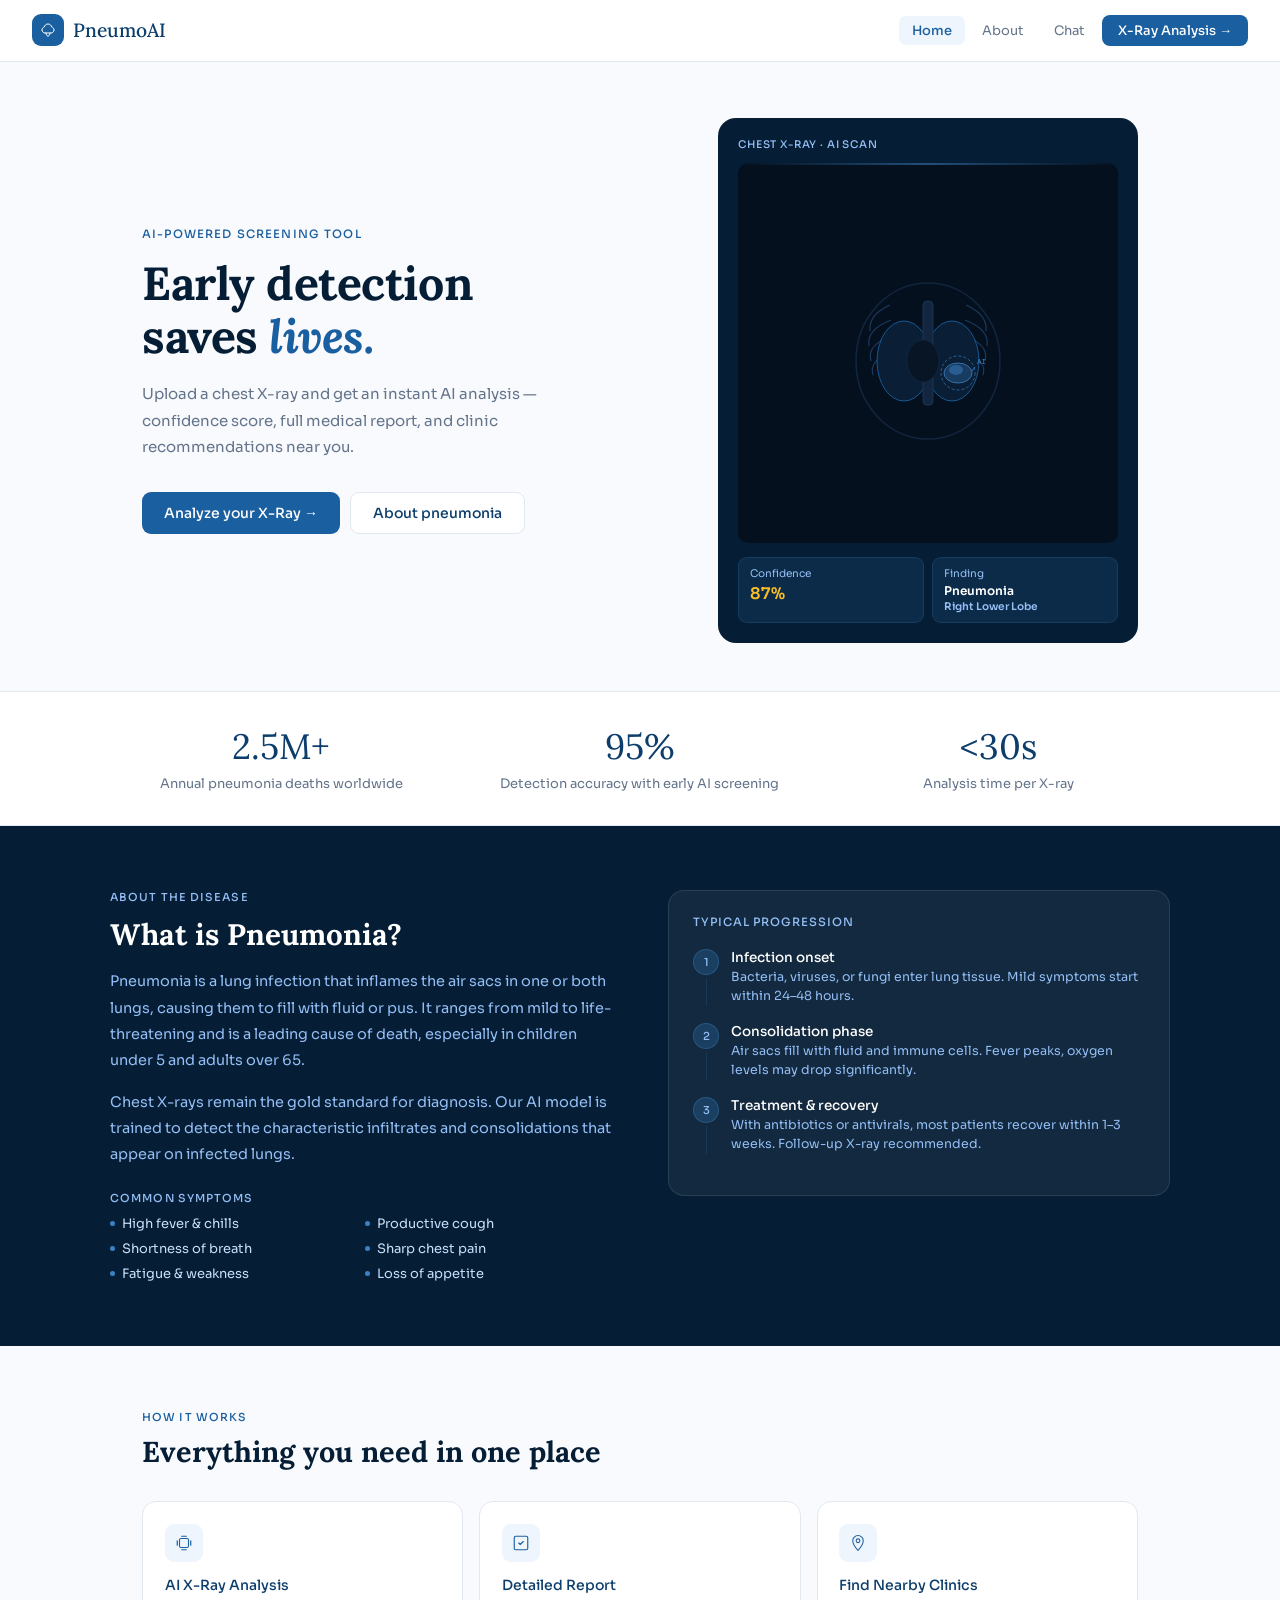
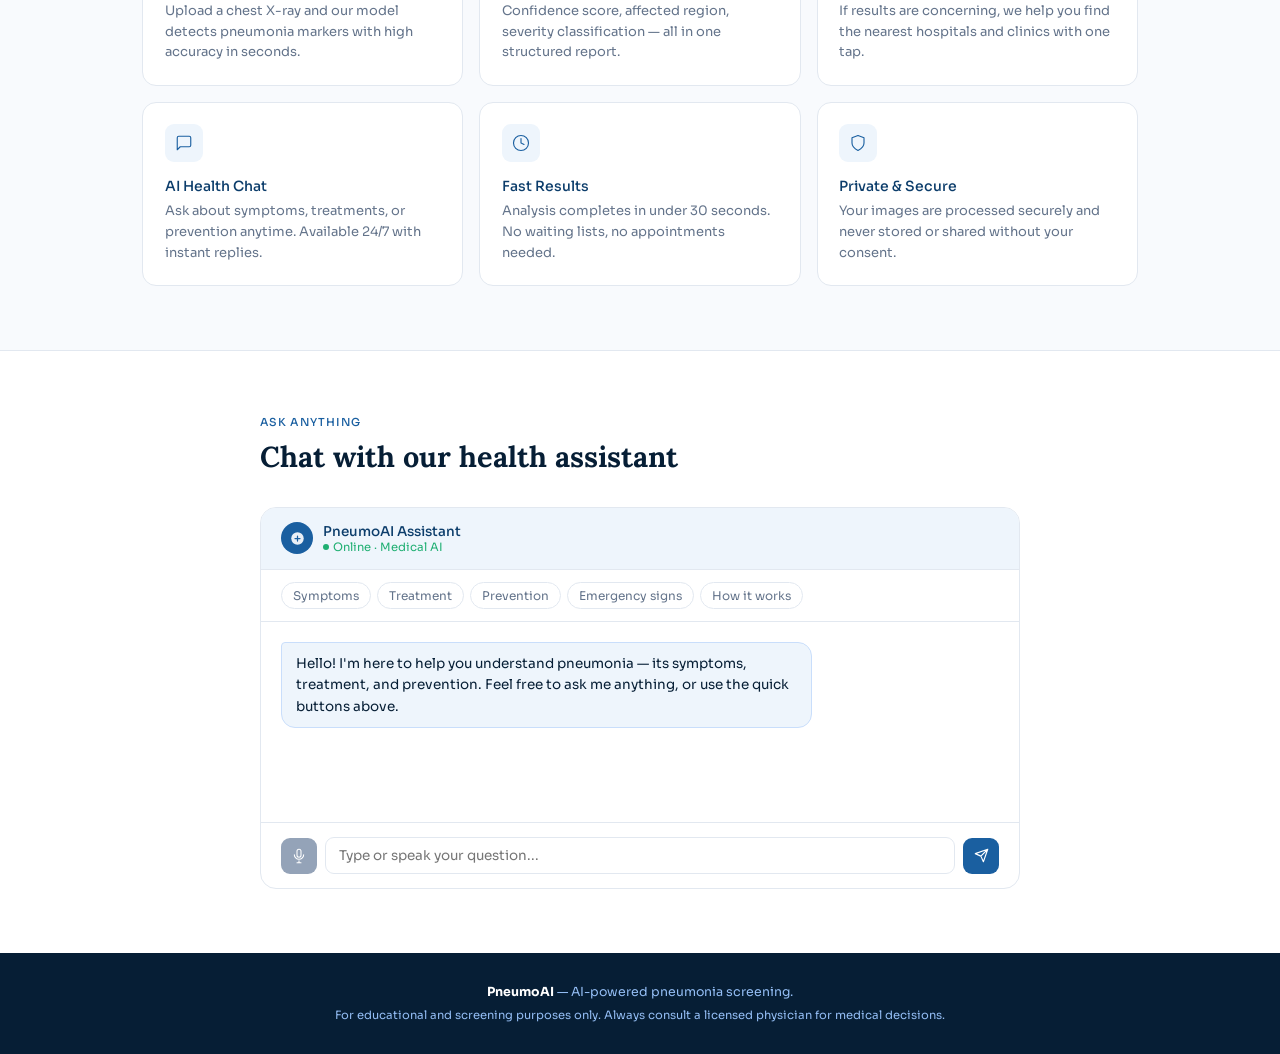
<file: index.html>
<!DOCTYPE html>
<html lang="en">
<head>
  <meta charset="UTF-8"/>
  <meta name="viewport" content="width=device-width, initial-scale=1.0"/>
  <title>PneumoAI — Pneumonia Detection</title>
  <link rel="preconnect" href="https://fonts.googleapis.com"/>
  <link rel="preconnect" href="https://fonts.gstatic.com" crossorigin/>
  <link href="https://fonts.googleapis.com/css2?family=Sora:wght@300;400;500;600&family=Lora:ital,wght@0,400;0,500;1,400&display=swap" rel="stylesheet"/>
  <link rel="stylesheet" href="style.css"/>
</head>
<body>


<nav>
  <div class="logo">
    <div class="logo-mark">
      <svg width="16" height="16" viewBox="0 0 24 24" fill="none">
        <path d="M12 3C9 3 7 5 6.5 7.5C4.5 8 3 9.8 3 12C3 14.5 5 16.5 7.5 16.5H16.5C19 16.5 21 14.5 21 12C21 9.8 19.5 8 17.5 7.5C17 5 15 3 12 3Z" stroke="white" stroke-width="1.5" fill="none"/>
        <path d="M9 16.5C9 16.5 8.5 20 12 21.5C15.5 20 15 16.5 15 16.5" stroke="white" stroke-width="1.5" stroke-linecap="round"/>
      </svg>
    </div>
    PneumoAI
  </div>
  <div class="nav-links">
    <button class="nl active" onclick="goPage('home', this)">Home</button>
    <button class="nl" onclick="goPage('home', this); setTimeout(() => goTo('about'), 60)">About</button>
    <button class="nl" onclick="goPage('home', this); setTimeout(() => goTo('chat'), 60)">Chat</button>
    <button class="nav-pill" onclick="goPage('analysis', this)">X-Ray Analysis →</button>
  </div>
</nav>


<div id="home" class="page active">

  
  <section class="hero">
    <div class="hero-text">
      <div class="hero-eyebrow">AI-powered screening tool</div>
      <h1>Early detection<br>saves <i>lives.</i></h1>
      <p class="hero-sub">Upload a chest X-ray and get an instant AI analysis — confidence score, full medical report, and clinic recommendations near you.</p>
      <div class="hero-btns">
        <button class="btn-p" onclick="goPage('analysis', null)">Analyze your X-Ray →</button>
        <button class="btn-s" onclick="goTo('about')">About pneumonia</button>
      </div>
    </div>

    <div class="xray-card">
      <div class="xc-label">Chest X-Ray · AI Scan</div>
      <div class="xc-screen">
        <div class="scan-line"></div>
        <svg viewBox="0 0 200 200" width="200" height="200">
          <rect width="200" height="200" fill="#04101e"/>
          <ellipse cx="100" cy="108" rx="72" ry="78" fill="none" stroke="#132640" stroke-width="1.5"/>
          <!-- Ribs left -->
          <path d="M62 52 Q40 62 42 78" stroke="#1e3a5f" stroke-width="1.2" fill="none"/>
          <path d="M63 67 Q38 77 41 93" stroke="#1e3a5f" stroke-width="1.2" fill="none"/>
          <path d="M65 82 Q38 92 43 108" stroke="#1e3a5f" stroke-width="1.2" fill="none"/>
          <path d="M67 97 Q40 107 45 122" stroke="#1e3a5f" stroke-width="1.2" fill="none"/>
          <!-- Ribs right -->
          <path d="M138 52 Q160 62 158 78" stroke="#1e3a5f" stroke-width="1.2" fill="none"/>
          <path d="M137 67 Q162 77 159 93" stroke="#1e3a5f" stroke-width="1.2" fill="none"/>
          <path d="M135 82 Q162 92 157 108" stroke="#1e3a5f" stroke-width="1.2" fill="none"/>
          <path d="M133 97 Q160 107 155 122" stroke="#1e3a5f" stroke-width="1.2" fill="none"/>
          <!-- Lungs -->
          <ellipse cx="76" cy="108" rx="27" ry="40" fill="#0a1e36" stroke="#1A5FA0" stroke-width=".9"/>
          <ellipse cx="124" cy="108" rx="27" ry="40" fill="#0a1e36" stroke="#1A5FA0" stroke-width=".9"/>
          <!-- Pneumonia infiltrate (right lower lobe) -->
          <ellipse cx="130" cy="120" rx="14" ry="10" fill="rgba(59,130,196,.3)" stroke="#3B82C4" stroke-width=".8"/>
          <ellipse cx="128" cy="117" rx="7" ry="5" fill="rgba(59,130,196,.5)"/>
          <!-- Spine -->
          <rect x="95" y="48" width="10" height="104" rx="4" fill="#132640" stroke="#1e3a5f" stroke-width=".8"/>
          <!-- Heart -->
          <ellipse cx="95" cy="108" rx="16" ry="21" fill="#071525" stroke="#132640" stroke-width=".9"/>
          <!-- AI marker -->
          <circle cx="130" cy="120" r="17" fill="none" stroke="#3B82C4" stroke-width=".9" stroke-dasharray="3 2" opacity=".75"/>
          <text x="149" y="111" fill="#3B82C4" font-size="7.5" font-family="monospace">AI</text>
          <line x1="147" y1="114" x2="144" y2="118" stroke="#3B82C4" stroke-width=".8"/>
        </svg>
      </div>
      <div class="xc-stats">
        <div class="xcs">
          <div class="xcs-l">Confidence</div>
          <div class="xcs-v yellow">87%</div>
        </div>
        <div class="xcs">
          <div class="xcs-l">Finding</div>
          <div class="xcs-v small">Pneumonia<br><span class="xcs-region">Right Lower Lobe</span></div>
        </div>
      </div>
    </div>
  </section>

  <!-- Stats bar -->
  <section class="stats-bar">
    <div class="stats-inner">
      <div class="stat-item">
        <span class="si-n">2.5M+</span>
        <span class="si-l">Annual pneumonia deaths worldwide</span>
      </div>
      <div class="stat-item">
        <span class="si-n">95%</span>
        <span class="si-l">Detection accuracy with early AI screening</span>
      </div>
      <div class="stat-item">
        <span class="si-n">&lt;30s</span>
        <span class="si-l">Analysis time per X-ray</span>
      </div>
    </div>
  </section>

  <!-- About / Disease section -->
  <section class="about-section" id="about">
    <div class="about-inner">
      <div class="about-text">
        <div class="eyebrow-light">About the disease</div>
        <h2 class="sec-title-light">What is Pneumonia?</h2>
        <p>Pneumonia is a lung infection that inflames the air sacs in one or both lungs, causing them to fill with fluid or pus. It ranges from mild to life-threatening and is a leading cause of death, especially in children under 5 and adults over 65.</p>
        <p>Chest X-rays remain the gold standard for diagnosis. Our AI model is trained to detect the characteristic infiltrates and consolidations that appear on infected lungs.</p>
        <div class="symptoms-block">
          <div class="eyebrow-light" style="margin-bottom:.6rem;">Common symptoms</div>
          <div class="sym-grid">
            <div class="sym-item"><div class="sym-dot"></div>High fever &amp; chills</div>
            <div class="sym-item"><div class="sym-dot"></div>Productive cough</div>
            <div class="sym-item"><div class="sym-dot"></div>Shortness of breath</div>
            <div class="sym-item"><div class="sym-dot"></div>Sharp chest pain</div>
            <div class="sym-item"><div class="sym-dot"></div>Fatigue &amp; weakness</div>
            <div class="sym-item"><div class="sym-dot"></div>Loss of appetite</div>
          </div>
        </div>
      </div>

      <div class="tl-card">
        <h4 class="tl-card-title">Typical progression</h4>
        <div class="tl-item">
          <div class="tl-left"><div class="tl-dot">1</div><div class="tl-line"></div></div>
          <div class="tl-content">
            <div class="tl-h">Infection onset</div>
            <div class="tl-p">Bacteria, viruses, or fungi enter lung tissue. Mild symptoms start within 24–48 hours.</div>
          </div>
        </div>
        <div class="tl-item">
          <div class="tl-left"><div class="tl-dot">2</div><div class="tl-line"></div></div>
          <div class="tl-content">
            <div class="tl-h">Consolidation phase</div>
            <div class="tl-p">Air sacs fill with fluid and immune cells. Fever peaks, oxygen levels may drop significantly.</div>
          </div>
        </div>
        <div class="tl-item">
          <div class="tl-left"><div class="tl-dot">3</div><div class="tl-line"></div></div>
          <div class="tl-content">
            <div class="tl-h">Treatment &amp; recovery</div>
            <div class="tl-p">With antibiotics or antivirals, most patients recover within 1–3 weeks. Follow-up X-ray recommended.</div>
          </div>
        </div>
      </div>
    </div>
  </section>

  <!-- How it works -->
  <section class="how-section">
    <div class="sec-eyebrow">How it works</div>
    <h2 class="sec-title">Everything you need in one place</h2>
    <div class="cards-grid">
      <div class="feat-card">
        <div class="feat-icon">
          <svg width="18" height="18" viewBox="0 0 24 24" fill="none"><rect x="6" y="6" width="12" height="12" rx="2" stroke="#1A5FA0" stroke-width="1.4"/><path d="M9 3H15M3 9V15M21 9V15M9 21H15" stroke="#1A5FA0" stroke-width="1.6" stroke-linecap="round"/></svg>
        </div>
        <h3>AI X-Ray Analysis</h3>
        <p>Upload a chest X-ray and our model detects pneumonia markers with high accuracy in seconds.</p>
      </div>
      <div class="feat-card">
        <div class="feat-icon">
          <svg width="18" height="18" viewBox="0 0 24 24" fill="none"><path d="M9 12l2 2 4-4M5 3h14a2 2 0 012 2v14a2 2 0 01-2 2H5a2 2 0 01-2-2V5a2 2 0 012-2z" stroke="#1A5FA0" stroke-width="1.5" stroke-linecap="round" stroke-linejoin="round"/></svg>
        </div>
        <h3>Detailed Report</h3>
        <p>Confidence score, affected region, severity classification — all in one structured report.</p>
      </div>
      <div class="feat-card">
        <div class="feat-icon">
          <svg width="18" height="18" viewBox="0 0 24 24" fill="none"><path d="M12 2C8.13 2 5 5.13 5 9c0 5.25 7 13 7 13s7-7.75 7-13c0-3.87-3.13-7-7-7zm0 9.5c-1.38 0-2.5-1.12-2.5-2.5s1.12-2.5 2.5-2.5 2.5 1.12 2.5 2.5-1.12 2.5-2.5 2.5z" stroke="#1A5FA0" stroke-width="1.4" fill="none"/></svg>
        </div>
        <h3>Find Nearby Clinics</h3>
        <p>If results are concerning, we help you find the nearest hospitals and clinics with one tap.</p>
      </div>
      <div class="feat-card">
        <div class="feat-icon">
          <svg width="18" height="18" viewBox="0 0 24 24" fill="none"><path d="M21 15a2 2 0 01-2 2H7l-4 4V5a2 2 0 012-2h14a2 2 0 012 2z" stroke="#1A5FA0" stroke-width="1.5" stroke-linejoin="round"/></svg>
        </div>
        <h3>AI Health Chat</h3>
        <p>Ask about symptoms, treatments, or prevention anytime. Available 24/7 with instant replies.</p>
      </div>
      <div class="feat-card">
        <div class="feat-icon">
          <svg width="18" height="18" viewBox="0 0 24 24" fill="none"><circle cx="12" cy="12" r="10" stroke="#1A5FA0" stroke-width="1.5"/><path d="M12 6v6l4 2" stroke="#1A5FA0" stroke-width="1.5" stroke-linecap="round"/></svg>
        </div>
        <h3>Fast Results</h3>
        <p>Analysis completes in under 30 seconds. No waiting lists, no appointments needed.</p>
      </div>
      <div class="feat-card">
        <div class="feat-icon">
          <svg width="18" height="18" viewBox="0 0 24 24" fill="none"><path d="M12 22s8-4 8-10V5l-8-3-8 3v7c0 6 8 10 8 10z" stroke="#1A5FA0" stroke-width="1.5" stroke-linejoin="round"/></svg>
        </div>
        <h3>Private &amp; Secure</h3>
        <p>Your images are processed securely and never stored or shared without your consent.</p>
      </div>
    </div>
  </section>

  <!-- Chatbot -->
  <section class="chat-section" id="chat">
    <div class="chat-inner">
      <div class="sec-eyebrow">Ask anything</div>
      <h2 class="sec-title">Chat with our health assistant</h2>
      <div class="chat-box">
        <div class="chat-head">
          <div class="chat-av">
            <svg width="15" height="15" viewBox="0 0 24 24" fill="none">
              <circle cx="12" cy="12" r="10" fill="white" opacity=".9"/>
              <path d="M8 12h8M12 8v8" stroke="#1A5FA0" stroke-width="2" stroke-linecap="round"/>
            </svg>
          </div>
          <div>
            <div class="chat-name">PneumoAI Assistant</div>
            <div class="chat-status"><div class="status-dot"></div>Online · Medical AI</div>
          </div>
        </div>
        <div class="quick-btns">
          <button class="qb" onclick="sendQ('What are the symptoms of pneumonia?')">Symptoms</button>
          <button class="qb" onclick="sendQ('How is pneumonia treated?')">Treatment</button>
          <button class="qb" onclick="sendQ('How can I prevent pneumonia?')">Prevention</button>
          <button class="qb" onclick="sendQ('When should I go to the emergency room?')">Emergency signs</button>
          <button class="qb" onclick="sendQ('How does the X-ray analysis work?')">How it works</button>
        </div>
        <div class="chat-msgs" id="chatMsgs">
          <div class="msg bot">Hello! I'm here to help you understand pneumonia — its symptoms, treatment, and prevention. Feel free to ask me anything, or use the quick buttons above.</div>
        </div>
        <div class="chat-foot">
          <button class="mic-btn" id="micBtn" onclick="toggleVoice()" title="Speak your question">
            <svg id="micIcon" width="16" height="16" viewBox="0 0 24 24" fill="none">
              <rect x="9" y="2" width="6" height="12" rx="3" stroke="white" stroke-width="1.6"/>
              <path d="M5 10a7 7 0 0014 0M12 19v3M9 22h6" stroke="white" stroke-width="1.6" stroke-linecap="round"/>
            </svg>
          </button>
          <input class="chat-inp" id="chatInp" placeholder="Type or speak your question..." onkeydown="if(event.key==='Enter') sendChat()"/>
          <button class="chat-btn" onclick="sendChat()">
            <svg width="15" height="15" viewBox="0 0 24 24" fill="none">
              <path d="M22 2L11 13M22 2L15 22L11 13M11 13L2 9L22 2" stroke="white" stroke-width="1.8" stroke-linecap="round" stroke-linejoin="round"/>
            </svg>
          </button>
        </div>
      </div>
    </div>
  </section>

  <footer>
    <strong>PneumoAI</strong> — AI-powered pneumonia screening.<br>
    <span>For educational and screening purposes only. Always consult a licensed physician for medical decisions.</span>
  </footer>
</div>

<!-- 
     PAGE: ANALYSIS-->
<div id="analysis" class="page">
  <div class="analysis-wrap">
    <div class="page-hdr">
      <div class="sec-eyebrow">X-Ray Analysis</div>
      <h2>Upload a Chest X-Ray</h2>
      <p>Our AI will analyze your scan and provide a full report with recommendations.</p>
    </div>

    <!-- Upload zone -->
    <div class="upload-zone" id="upZone" onclick="document.getElementById('fi').click()">
      <input type="file" id="fi" accept="image/*" style="display:none" onchange="handleFile(this)"/>
      <div class="up-icon">
        <svg width="26" height="26" viewBox="0 0 24 24" fill="none">
          <path d="M21 15v4a2 2 0 01-2 2H5a2 2 0 01-2-2v-4M17 8l-5-5-5 5M12 3v12" stroke="#1A5FA0" stroke-width="1.5" stroke-linecap="round" stroke-linejoin="round"/>
        </svg>
      </div>
      <h3 id="upTitle">Drop your X-ray here, or click to browse</h3>
      <p id="upSub">Supports JPEG, PNG, DICOM formats</p>
      <div class="ftypes">
        <span class="ft">JPEG</span>
        <span class="ft">PNG</span>
        <span class="ft">DICOM</span>
        <span class="ft">TIFF</span>
      </div>
    </div>

    <button class="analyze-btn" id="analyzeBtn" disabled onclick="runAnalysis()">Analyze X-Ray</button>

    <!-- Loading -->
    <div class="loading" id="loading">
      <div class="spinner"></div>
      <p>Analyzing your X-ray with AI...</p>
      <p class="loading-sub">This usually takes 10–30 seconds</p>
    </div>

    <!-- Results -->
    <div class="results" id="results">
      <div class="disclaimer-box">
        <svg width="15" height="15" viewBox="0 0 24 24" fill="none" style="flex-shrink:0;margin-top:1px;">
          <circle cx="12" cy="12" r="10" stroke="#1A5FA0" stroke-width="1.5"/>
          <path d="M12 8v4M12 16h.01" stroke="#1A5FA0" stroke-width="1.5" stroke-linecap="round"/>
        </svg>
        <span>This is a screening tool, not a diagnosis. Please consult a licensed physician to confirm and interpret these results.</span>
      </div>

      <div class="res-summary">
        <div class="res-icon" id="resIcon"></div>
        <div>
          <div class="res-title" id="resTitle"></div>
          <div class="res-sub" id="resSub"></div>
        </div>
      </div>

      <div class="score-block">
        <div class="block-label">Confidence Score</div>
        <div class="score-bar-bg">
          <div class="score-bar-fill" id="scoreBar" style="width:0%;"></div>
        </div>
        <div class="score-big" id="scoreVal">—</div>
      </div>

      <div class="report-block">
        <h4>Medical Report</h4>
        <div class="rep-text" id="repText">—</div>
      </div>

      <div class="report-block">
        <h4>Recommendations</h4>
        <div class="rec-list" id="recList"></div>
      </div>

      <!-- Clinics — shown only when score >= 60 -->
      <div class="clinics-block" id="clinicsBlock" style="display:none;">
        <h4>Find Medical Care Nearby</h4>
        <p class="clinics-sub">Based on your results, we recommend seeing a doctor as soon as possible. Use the buttons below to find a hospital or pulmonology clinic near you.</p>
        <button class="maps-btn" onclick="openMaps('hospital')">
          <svg width="16" height="16" viewBox="0 0 24 24" fill="none">
            <path d="M12 2C8.13 2 5 5.13 5 9c0 5.25 7 13 7 13s7-7.75 7-13c0-3.87-3.13-7-7-7zm0 9.5c-1.38 0-2.5-1.12-2.5-2.5s1.12-2.5 2.5-2.5 2.5 1.12 2.5 2.5-1.12 2.5-2.5 2.5z" stroke="white" stroke-width="1.5" fill="none"/>
          </svg>
          Find Nearest Hospital
        </button>
        <button class="maps-btn maps-btn-secondary" onclick="openMaps('pulmonologist')">
          Find Pulmonology Clinic
        </button>
      </div>

      <button class="reset-btn" onclick="resetAnalysis()">Analyze Another X-Ray</button>
    </div>
  </div>

  <footer>
    <strong>PneumoAI</strong> — AI-powered pneumonia screening.<br>
    <span>For educational purposes only.</span>
  </footer>
</div>

<script src="app.js"></script>
</body>
</html>
</file>
<file: style.css>
* {
  margin: 0;
  padding: 0;
  box-sizing: border-box;
}

:root {
  /* Blues */
  --b50:  #EEF5FC;
  --b100: #C9DEFB;
  --b200: #94BEF5;
  --b400: #3B82C4;
  --b600: #1A5FA0;
  --b800: #0C3D6B;
  --b900: #061E35;

  --g50:  #F0FAF6;
  --g400: #1FAF72;
  --g600: #0D7A50;

  
  --r50:  #FEF0F0;
  --r400: #E04444;
  --r600: #B02E2E;

  
  --y50:  #FEF9EC;
  --y400: #D4960F;

  
  --gray:   #64748B;
  --gray-l: #94A3B8;
  --gray-b: #E2E8F0;
}

/* ── Base ───────────────────────────────── */
body {
  font-family: 'Sora', sans-serif;
  background: #F8FAFD;
  color: var(--b900);
  overflow-x: hidden;
}


.page       { display: none; }
.page.active { display: block; }

/* ══════════════════════════════════════════
   NAVBAR
══════════════════════════════════════════ */
nav {
  display: flex;
  align-items: center;
  justify-content: space-between;
  padding: 0.9rem 2rem;
  background: #fff;
  border-bottom: 1px solid var(--gray-b);
  position: sticky;
  top: 0;
  z-index: 100;
}

.logo {
  display: flex;
  align-items: center;
  gap: 9px;
  font-family: 'Lora', serif;
  font-size: 1.2rem;
  color: var(--b800);
  font-weight: 500;
}

.logo-mark {
  width: 32px;
  height: 32px;
  background: var(--b600);
  border-radius: 9px;
  display: flex;
  align-items: center;
  justify-content: center;
}

.nav-links {
  display: flex;
  align-items: center;
  gap: 4px;
}

.nl {
  padding: 6px 13px;
  font-size: 13px;
  color: var(--gray);
  cursor: pointer;
  border: none;
  background: transparent;
  border-radius: 7px;
  font-family: 'Sora', sans-serif;
  transition: .15s;
}
.nl:hover        { background: var(--b50); color: var(--b800); }
.nl.active       { background: var(--b50); color: var(--b600); font-weight: 500; }

.nav-pill {
  padding: 7px 16px;
  background: var(--b600);
  color: #fff;
  border-radius: 8px;
  font-size: 13px;
  font-weight: 500;
  cursor: pointer;
  border: none;
  font-family: 'Sora', sans-serif;
  transition: .15s;
}
.nav-pill:hover { background: var(--b800); }

/* ══════════════════════════════════════════
   HOME — HERO
══════════════════════════════════════════ */
.hero {
  max-width: 1060px;
  margin: 0 auto;
  padding: 3.5rem 2rem 3rem;
  display: grid;
  grid-template-columns: 1fr 420px;
  gap: 3rem;
  align-items: center;
}

.hero-eyebrow {
  font-size: 11.5px;
  font-weight: 500;
  letter-spacing: .1em;
  text-transform: uppercase;
  color: var(--b600);
  margin-bottom: 1rem;
}

.hero h1 {
  font-family: 'Lora', serif;
  font-size: 2.9rem;
  line-height: 1.15;
  color: var(--b900);
  margin-bottom: 1.1rem;
  letter-spacing: -.01em;
}
.hero h1 i { color: var(--b600); }

.hero-sub {
  font-size: 15px;
  color: var(--gray);
  line-height: 1.75;
  margin-bottom: 2rem;
  max-width: 400px;
}

.hero-btns { display: flex; gap: 10px; flex-wrap: wrap; }

.btn-p {
  padding: 11px 22px;
  background: var(--b600);
  color: #fff;
  border-radius: 9px;
  font-size: 14px;
  font-weight: 500;
  cursor: pointer;
  border: none;
  font-family: 'Sora', sans-serif;
  transition: .15s;
}
.btn-p:hover { background: var(--b800); }

.btn-s {
  padding: 11px 22px;
  background: #fff;
  color: var(--b800);
  border-radius: 9px;
  font-size: 14px;
  font-weight: 500;
  cursor: pointer;
  border: 1px solid var(--gray-b);
  font-family: 'Sora', sans-serif;
  transition: .15s;
}
.btn-s:hover { border-color: var(--b200); background: var(--b50); }

/* ── X-Ray card (hero) ──────────────────── */
.xray-card {
  background: var(--b900);
  border-radius: 18px;
  padding: 1.25rem;
  overflow: hidden;
}

.xc-label {
  font-size: 10.5px;
  color: var(--b200);
  letter-spacing: .08em;
  text-transform: uppercase;
  margin-bottom: .75rem;
  font-weight: 500;
}

.xc-screen {
  background: #04101e;
  border-radius: 10px;
  aspect-ratio: 1;
  display: flex;
  align-items: center;
  justify-content: center;
  position: relative;
  overflow: hidden;
}

.scan-line {
  position: absolute;
  width: 100%;
  height: 2px;
  background: linear-gradient(90deg, transparent, rgba(59,130,196,.55), transparent);
  animation: scan 3s ease-in-out infinite;
  top: 0;
}

@keyframes scan {
  0%   { top: 0;    opacity: 0; }
  8%   { opacity: 1; }
  92%  { opacity: 1; }
  100% { top: 100%; opacity: 0; }
}

.xc-stats {
  display: flex;
  gap: 8px;
  margin-top: .9rem;
}

.xcs {
  flex: 1;
  background: rgba(59,130,196,.13);
  border: 1px solid rgba(59,130,196,.2);
  border-radius: 9px;
  padding: 9px 11px;
}

.xcs-l  { font-size: 10.5px; color: var(--b200); margin-bottom: 3px; }
.xcs-v  { font-size: 16px; font-weight: 600; color: #fff; }
.xcs-v.yellow { color: #FBBF24; }
.xcs-v.small  { font-size: 12px; margin-top: 2px; }
.xcs-region   { font-size: 10.5px; color: #94BEF5; }

/* ── Stats bar  */
.stats-bar {
  background: #fff;
  border-top: 1px solid var(--gray-b);
  border-bottom: 1px solid var(--gray-b);
  padding: 2rem;
}

.stats-inner {
  max-width: 1060px;
  margin: 0 auto;
  display: grid;
  grid-template-columns: repeat(3, 1fr);
  gap: 1rem;
  text-align: center;
}

.si-n {
  font-family: 'Lora', serif;
  font-size: 2.2rem;
  color: var(--b800);
  display: block;
  margin-bottom: 3px;
}

.si-l { font-size: 13px; color: var(--gray); }

/* 
   HOME — ABOUT (dark section)
*/
.about-section {
  padding: 4rem 2rem;
  background: var(--b900);
}

.about-inner {
  max-width: 1060px;
  margin: 0 auto;
  display: grid;
  grid-template-columns: 1fr 1fr;
  gap: 3.5rem;
  align-items: start;
}

.eyebrow-light {
  font-size: 11px;
  font-weight: 500;
  letter-spacing: .1em;
  text-transform: uppercase;
  color: var(--b200);
  margin-bottom: .8rem;
}

.sec-title-light {
  font-family: 'Lora', serif;
  font-size: 1.85rem;
  color: #fff;
  margin-bottom: 1rem;
  line-height: 1.2;
}

.about-text p {
  font-size: 14.5px;
  color: var(--b200);
  line-height: 1.8;
  margin-bottom: 1rem;
}

.symptoms-block { margin-top: 1.5rem; }

.sym-grid {
  display: grid;
  grid-template-columns: 1fr 1fr;
  gap: 8px;
}

.sym-item {
  display: flex;
  align-items: center;
  gap: 7px;
  font-size: 13px;
  color: var(--b100);
}

.sym-dot {
  width: 5px;
  height: 5px;
  border-radius: 50%;
  background: var(--b400);
  flex-shrink: 0;
}

/* ── Timeline card ──────────────────────── */
.tl-card {
  background: rgba(255,255,255,.05);
  border: 1px solid rgba(255,255,255,.1);
  border-radius: 16px;
  padding: 1.5rem;
}

.tl-card-title {
  font-size: 11.5px;
  text-transform: uppercase;
  letter-spacing: .08em;
  color: var(--b200);
  font-weight: 500;
  margin-bottom: 1.25rem;
}

.tl-item {
  display: flex;
  gap: 12px;
  margin-bottom: 1.1rem;
}

.tl-left {
  display: flex;
  flex-direction: column;
  align-items: center;
  flex-shrink: 0;
}

.tl-dot {
  width: 26px;
  height: 26px;
  border-radius: 50%;
  background: rgba(59,130,196,.25);
  border: 1px solid rgba(59,130,196,.35);
  display: flex;
  align-items: center;
  justify-content: center;
  font-size: 11px;
  font-weight: 500;
  color: var(--b200);
}

.tl-line {
  width: 1px;
  flex: 1;
  background: rgba(59,130,196,.18);
  min-height: 18px;
  margin-top: 3px;
}

.tl-h { font-size: 13.5px; font-weight: 500; color: #fff; margin-bottom: 2px; }
.tl-p { font-size: 12.5px; color: var(--b200); line-height: 1.5; }

/* 
   HOME
 */
.how-section {
  padding: 4rem 2rem;
  max-width: 1060px;
  margin: 0 auto;
}

.sec-eyebrow {
  font-size: 11px;
  font-weight: 500;
  letter-spacing: .1em;
  text-transform: uppercase;
  color: var(--b600);
  margin-bottom: .7rem;
}

.sec-title {
  font-family: 'Lora', serif;
  font-size: 1.8rem;
  color: var(--b900);
  margin-bottom: 2rem;
  line-height: 1.2;
}

.cards-grid {
  display: grid;
  grid-template-columns: repeat(3, 1fr);
  gap: 1rem;
}

.feat-card {
  background: #fff;
  border: 1px solid var(--gray-b);
  border-radius: 14px;
  padding: 1.35rem;
  transition: .15s;
}
.feat-card:hover { border-color: var(--b200); transform: translateY(-2px); }

.feat-icon {
  width: 38px;
  height: 38px;
  border-radius: 9px;
  background: var(--b50);
  display: flex;
  align-items: center;
  justify-content: center;
  margin-bottom: .9rem;
}

.feat-card h3 { font-size: 14px; font-weight: 500; color: var(--b800); margin-bottom: .4rem; }
.feat-card p  { font-size: 13px; color: var(--gray); line-height: 1.6; }

/* ══════════════════════════════════════════
   HOME — CHATBOT
══════════════════════════════════════════ */
.chat-section {
  padding: 4rem 2rem;
  background: #fff;
  border-top: 1px solid var(--gray-b);
}

.chat-inner {
  max-width: 760px;
  margin: 0 auto;
}

.chat-box {
  border: 1px solid var(--gray-b);
  border-radius: 16px;
  overflow: hidden;
  margin-top: 1.75rem;
  background: #fff;
}

.chat-head {
  background: var(--b50);
  border-bottom: 1px solid var(--gray-b);
  padding: .9rem 1.25rem;
  display: flex;
  align-items: center;
  gap: 10px;
}

.chat-av {
  width: 32px;
  height: 32px;
  background: var(--b600);
  border-radius: 50%;
  display: flex;
  align-items: center;
  justify-content: center;
  flex-shrink: 0;
}

.chat-name   { font-size: 13.5px; font-weight: 500; color: var(--b800); }

.chat-status {
  font-size: 11.5px;
  color: var(--g400);
  display: flex;
  align-items: center;
  gap: 4px;
}

.status-dot {
  width: 6px;
  height: 6px;
  border-radius: 50%;
  background: var(--g400);
  animation: pulse 2s infinite;
}

@keyframes pulse {
  0%, 100% { opacity: 1; }
  50%       { opacity: .4; }
}

.quick-btns {
  display: flex;
  flex-wrap: wrap;
  gap: 6px;
  padding: .75rem 1.25rem;
  border-bottom: 1px solid var(--gray-b);
}

.qb {
  padding: 5px 11px;
  background: #fff;
  border: 1px solid var(--gray-b);
  border-radius: 20px;
  font-size: 12px;
  color: var(--gray);
  cursor: pointer;
  font-family: 'Sora', sans-serif;
  transition: .15s;
}
.qb:hover { background: var(--b50); border-color: var(--b200); color: var(--b600); }

.chat-msgs {
  padding: 1.25rem;
  min-height: 200px;
  max-height: 320px;
  overflow-y: auto;
  display: flex;
  flex-direction: column;
  gap: 10px;
}

.msg {
  max-width: 74%;
  padding: 10px 14px;
  font-size: 13.5px;
  line-height: 1.6;
  border-radius: 14px;
}

.msg.bot {
  background: var(--b50);
  color: var(--b900);
  border-radius: 4px 14px 14px 14px;
  align-self: flex-start;
  border: 1px solid var(--b100);
}

.msg.user {
  background: var(--b600);
  color: #fff;
  border-radius: 14px 4px 14px 14px;
  align-self: flex-end;
}

.chat-foot {
  display: flex;
  gap: 8px;
  padding: .9rem 1.25rem;
  border-top: 1px solid var(--gray-b);
  align-items: center;
}

.chat-inp {
  flex: 1;
  border: 1px solid var(--gray-b);
  border-radius: 9px;
  padding: 9px 13px;
  font-size: 13.5px;
  font-family: 'Sora', sans-serif;
  outline: none;
  color: var(--b900);
  background: #fff;
  transition: .15s;
}
.chat-inp:focus { border-color: var(--b400); }

.chat-btn {
  width: 36px;
  height: 36px;
  background: var(--b600);
  border: none;
  border-radius: 9px;
  cursor: pointer;
  display: flex;
  align-items: center;
  justify-content: center;
  flex-shrink: 0;
  transition: .15s;
}
.chat-btn:hover { background: var(--b800); }

.mic-btn {
  width: 36px;
  height: 36px;
  background: var(--gray-l);
  border: none;
  border-radius: 9px;
  cursor: pointer;
  display: flex;
  align-items: center;
  justify-content: center;
  flex-shrink: 0;
  transition: .15s;
}
.mic-btn:hover     { background: var(--gray); }
.mic-btn.listening { background: #E04444; animation: mic-pulse 1s infinite; }

@keyframes mic-pulse {
  0%, 100% { box-shadow: 0 0 0 0 rgba(224,68,68,.4); }
  50%       { box-shadow: 0 0 0 6px rgba(224,68,68,0); }
}

/* ══════════════════════════════════════════
   ANALYSIS PAGE
══════════════════════════════════════════ */
.analysis-wrap {
  max-width: 860px;
  margin: 0 auto;
  padding: 2.5rem 2rem;
}

.page-hdr              { margin-bottom: 2rem; }
.page-hdr h2           { font-family: 'Lora', serif; font-size: 1.85rem; color: var(--b900); margin-bottom: .3rem; }
.page-hdr p            { font-size: 14px; color: var(--gray); }

/* Upload zone */
.upload-zone {
  border: 2px dashed var(--b100);
  border-radius: 18px;
  padding: 2.5rem 1.5rem;
  text-align: center;
  background: var(--b50);
  cursor: pointer;
  transition: .2s;
  margin-bottom: 1.25rem;
}
.upload-zone:hover,
.upload-zone.has-file  { border-style: solid; border-color: var(--b400); background: #EAF3FB; }

.up-icon {
  width: 56px;
  height: 56px;
  background: #fff;
  border: 1px solid var(--gray-b);
  border-radius: 14px;
  display: flex;
  align-items: center;
  justify-content: center;
  margin: 0 auto .9rem;
}

.upload-zone h3  { font-size: 15px; font-weight: 500; color: var(--b800); margin-bottom: .4rem; }
.upload-zone p   { font-size: 13px; color: var(--gray-l); margin-bottom: 1rem; }

.ftypes { display: flex; justify-content: center; gap: 6px; flex-wrap: wrap; }

.ft {
  background: #fff;
  border: 1px solid var(--gray-b);
  border-radius: 5px;
  padding: 3px 9px;
  font-size: 11.5px;
  color: var(--b600);
  font-weight: 500;
}

/* Analyze button */
.analyze-btn {
  width: 100%;
  padding: 13px;
  background: var(--b600);
  color: #fff;
  border: none;
  border-radius: 11px;
  font-size: 14.5px;
  font-weight: 500;
  cursor: pointer;
  font-family: 'Sora', sans-serif;
  transition: .15s;
  margin-bottom: 1.75rem;
}
.analyze-btn:hover    { background: var(--b800); }
.analyze-btn:disabled { background: var(--gray-b); color: var(--gray-l); cursor: not-allowed; }

/* Loading */
.loading        { display: none; text-align: center; padding: 2.5rem; }
.loading.show   { display: block; }

.spinner {
  width: 42px;
  height: 42px;
  border: 3px solid var(--b100);
  border-top-color: var(--b400);
  border-radius: 50%;
  animation: spin .8s linear infinite;
  margin: 0 auto 1rem;
}

@keyframes spin { to { transform: rotate(360deg); } }

.loading p       { font-size: 14px; color: var(--gray); }
.loading-sub     { font-size: 12px; color: var(--gray-l); margin-top: 4px; }

/* Results */
.results        { display: none; }
.results.show   { display: block; }

.disclaimer-box {
  background: var(--b50);
  border: 1px solid var(--b100);
  border-radius: 11px;
  padding: .9rem 1.1rem;
  font-size: 13px;
  color: var(--b800);
  line-height: 1.6;
  margin-bottom: 1.5rem;
  display: flex;
  gap: 9px;
  align-items: flex-start;
}

.res-summary {
  display: flex;
  align-items: center;
  gap: 13px;
  margin-bottom: 1.35rem;
}

.res-icon {
  width: 50px;
  height: 50px;
  border-radius: 13px;
  display: flex;
  align-items: center;
  justify-content: center;
  flex-shrink: 0;
}

.res-title { font-size: 17px; font-weight: 500; color: var(--b800); }
.res-sub   { font-size: 13px; color: var(--gray); margin-top: 2px; }

/* Score block */
.score-block {
  background: #fff;
  border: 1px solid var(--gray-b);
  border-radius: 14px;
  padding: 1.35rem;
  margin-bottom: 1.1rem;
}

.block-label {
  font-size: 11px;
  font-weight: 500;
  text-transform: uppercase;
  letter-spacing: .08em;
  color: var(--gray-l);
  margin-bottom: .9rem;
}

.score-bar-bg {
  height: 9px;
  background: var(--b50);
  border-radius: 99px;
  overflow: hidden;
  margin-bottom: .65rem;
}

.score-bar-fill {
  height: 100%;
  border-radius: 99px;
  transition: width .9s ease;
}

.score-big {
  font-family: 'Lora', serif;
  font-size: 2.2rem;
}

/* Report / Recommendations */
.report-block {
  background: #fff;
  border: 1px solid var(--gray-b);
  border-radius: 14px;
  padding: 1.35rem;
  margin-bottom: 1.1rem;
}

.report-block h4 {
  font-size: 12px;
  font-weight: 500;
  text-transform: uppercase;
  letter-spacing: .08em;
  color: var(--gray-l);
  margin-bottom: .9rem;
}

.rep-text { font-size: 14px; color: var(--gray); line-height: 1.75; }

.rec-list { display: flex; flex-direction: column; gap: 9px; }

.rec-row {
  display: flex;
  align-items: flex-start;
  gap: 9px;
  font-size: 13.5px;
  color: var(--gray);
  line-height: 1.55;
}

.rec-num {
  width: 21px;
  height: 21px;
  background: var(--b50);
  border: 1px solid var(--b100);
  border-radius: 50%;
  display: flex;
  align-items: center;
  justify-content: center;
  font-size: 11px;
  font-weight: 500;
  color: var(--b600);
  flex-shrink: 0;
  margin-top: 1px;
}

/* Clinics block */
.clinics-block {
  background: var(--b50);
  border: 1px solid var(--b100);
  border-radius: 14px;
  padding: 1.35rem;
  margin-bottom: 1.1rem;
}

.clinics-block h4 {
  font-size: 12px;
  font-weight: 500;
  text-transform: uppercase;
  letter-spacing: .08em;
  color: var(--b600);
  margin-bottom: .35rem;
}

.clinics-sub {
  font-size: 13px;
  color: var(--gray);
  margin-bottom: 1.1rem;
  line-height: 1.6;
}

.maps-btn {
  display: flex;
  align-items: center;
  justify-content: center;
  gap: 9px;
  width: 100%;
  padding: 12px;
  background: var(--b600);
  color: #fff;
  border: none;
  border-radius: 10px;
  font-size: 14px;
  font-weight: 500;
  cursor: pointer;
  font-family: 'Sora', sans-serif;
  transition: .15s;
}
.maps-btn:hover { background: var(--b800); }

.maps-btn-secondary {
  margin-top: 8px;
  background: #fff;
  color: var(--b600);
  border: 1px solid var(--b200);
}
.maps-btn-secondary:hover { background: var(--b50); }

/* Reset button */
.reset-btn {
  width: 100%;
  padding: 11px;
  background: #fff;
  color: var(--b800);
  border: 1px solid var(--gray-b);
  border-radius: 11px;
  font-size: 14px;
  font-weight: 500;
  cursor: pointer;
  font-family: 'Sora', sans-serif;
  transition: .15s;
  margin-top: .5rem;
}
.reset-btn:hover { border-color: var(--b200); background: var(--b50); }

/* ══════════════════════════════════════════
   FOOTER
══════════════════════════════════════════ */
footer {
  background: var(--b900);
  color: var(--b200);
  padding: 1.75rem 2rem;
  text-align: center;
  font-size: 12.5px;
  line-height: 1.8;
}

footer strong { color: #fff; }
footer span   { font-size: 11.5px; }


@media (max-width: 768px) {
  .hero            { grid-template-columns: 1fr; padding: 2rem 1rem; }
  .about-inner     { grid-template-columns: 1fr; }
  .cards-grid      { grid-template-columns: 1fr; }
  .stats-inner     { grid-template-columns: 1fr; }
  nav              { padding: .75rem 1rem; }
}
</file>
